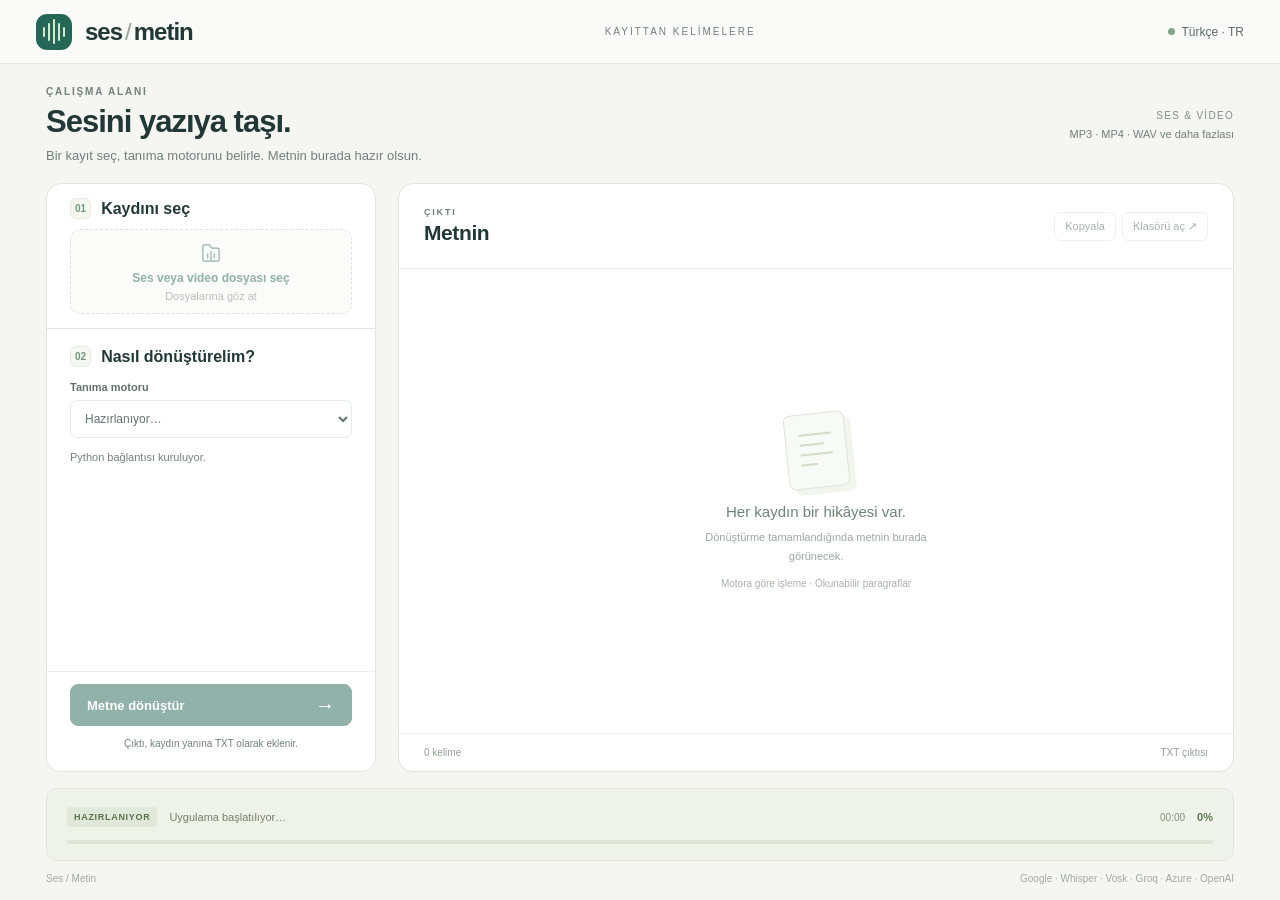
<file: web_ui/index.html>
<!doctype html>
<html lang="tr">
<head>
  <meta charset="utf-8">
  <meta name="viewport" content="width=device-width, initial-scale=1">
  <meta http-equiv="Content-Security-Policy" content="default-src 'self'; script-src 'self' 'unsafe-eval'; style-src 'self' 'unsafe-inline'; img-src 'self' data:; connect-src 'self'">
  <title>Ses / Metin</title>
  <link rel="stylesheet" href="styles.css">
  <script src="app.js" defer></script>
</head>
<body>
  <header class="topbar">
    <a class="brand" href="#" aria-label="Ses Metin ana ekran">
      <span class="brand-icon" aria-hidden="true"><i></i><i></i><i></i><i></i><i></i></span>
      <span>ses<span class="brand-slash">/</span>metin</span>
    </a>
    <span class="top-label">KAYITTAN KELİMELERE</span>
    <span class="language"><span class="dot"></span> Türkçe · TR</span>
  </header>

  <main>
    <section class="intro">
      <div><p class="eyebrow">ÇALIŞMA ALANI</p><h1>Sesini yazıya taşı.</h1>
        <p class="subtitle">Bir kayıt seç, tanıma motorunu belirle. Metnin burada hazır olsun.</p></div>
      <span class="format-note">SES & VİDEO<span>MP3 · MP4 · WAV ve daha fazlası</span></span>
    </section>

    <div class="workspace">
      <aside class="setup-panel">
        <section class="section file-section">
          <h2><span class="step">01</span> Kaydını seç</h2>
          <button id="choose-file" class="file-picker" disabled>
            <svg width="32" height="32" viewBox="0 0 32 32" fill="none" aria-hidden="true"><path d="M6 8a2 2 0 0 1 2-2h6l3 4h7a2 2 0 0 1 2 2v12a2 2 0 0 1-2 2H8a2 2 0 0 1-2-2V8Z" stroke="currentColor" stroke-width="1.5"/><path d="M12 17v5m4-8v11m4-8v5" stroke="currentColor" stroke-width="1.5" stroke-linecap="round"/></svg>
            <strong id="file-name">Ses veya video dosyası seç</strong>
            <span id="file-meta">Dosyalarına göz at</span>
          </button>
          <p id="file-path" class="file-path" hidden></p>
        </section>

        <section class="section settings-section">
          <h2><span class="step">02</span> Nasıl dönüştürelim?</h2>
          <fieldset id="settings" disabled>
            <label for="engine">Tanıma motoru</label>
            <select id="engine"><option>Hazırlanıyor…</option></select>
            <div id="engine-description" class="engine-note">Python bağlantısı kuruluyor.</div>
            <div id="model-row" class="field" hidden><label for="model">Model</label><select id="model"></select></div>
            <div id="device-row" class="field" hidden><label for="device">Çalışacağı aygıt</label><select id="device"><option value="cpu">CPU · İşlemci</option><option value="cuda">NVIDIA GPU · CUDA</option></select><small>GPU için uyumlu CUDA kurulumu gerekir.</small></div>
            <div id="key-row" class="field" hidden><label for="api-key">API anahtarı</label><input id="api-key" type="password" autocomplete="off" spellcheck="false"><small id="key-hint"></small></div>
            <div id="region-row" class="field" hidden><label for="region">Azure bölgesi</label><input id="region" placeholder="Örn. westeurope" autocomplete="off"><small>Veya AZURE_SPEECH_REGION ortam değişkeni.</small></div>
            <div id="path-row" class="field" hidden><label for="model-path">Türkçe Vosk model klasörü</label><div class="input-action"><input id="model-path" placeholder="Açılmış model klasörü"><button id="choose-model" class="small-button" type="button">Seç</button></div><small>Veya VOSK_MODEL_PATH ortam değişkeni.</small></div>
          </fieldset>
        </section>

        <div class="start-area"><button id="start" class="primary-button" disabled>Metne dönüştür <span aria-hidden="true">→</span></button>
          <p>Çıktı, kaydın yanına TXT olarak eklenir.</p></div>
      </aside>

      <section class="result-panel" aria-labelledby="result-heading">
        <div class="result-header"><div><p class="eyebrow">ÇIKTI</p><h2 id="result-heading">Metnin</h2></div>
          <div class="result-actions"><button id="copy" class="small-button" disabled>Kopyala</button><button id="open-folder" class="small-button" disabled>Klasörü aç ↗</button></div>
        </div>
        <div class="transcript-area">
          <div id="empty-state" class="empty-state"><div class="paper-icon" aria-hidden="true"><span></span><span></span><span></span><span></span></div><h3>Her kaydın bir hikâyesi var.</h3><p>Dönüştürme tamamlandığında metnin burada görünecek.</p><span>Motora göre işleme · Okunabilir paragraflar</span></div>
          <label for="transcript" class="sr-only">Dönüştürülen metin</label>
          <textarea id="transcript" readonly hidden spellcheck="false"></textarea>
        </div>
        <div id="errors" class="errors" hidden role="alert"></div>
        <div class="result-footer"><span id="word-count">0 kelime</span><span id="output-path" title="">TXT çıktısı</span></div>
      </section>
    </div>

    <section class="status-panel" aria-label="İşlem durumu">
      <div class="status-heading"><span id="status-badge" class="status-badge">HAZIRLANIYOR</span><p id="stage" role="status" aria-live="polite">Uygulama başlatılıyor…</p><span id="elapsed">00:00</span><strong id="percentage">0%</strong></div>
      <progress id="progress" max="100" value="0" aria-label="Dönüştürme ilerlemesi"></progress>
    </section>
    <footer class="page-footer"><span>Ses / Metin</span><span>Google · Whisper · Vosk · Groq · Azure · OpenAI</span></footer>
  </main>
  <div id="notice" class="notice" hidden role="alert"></div>
</body>
</html>
</file>
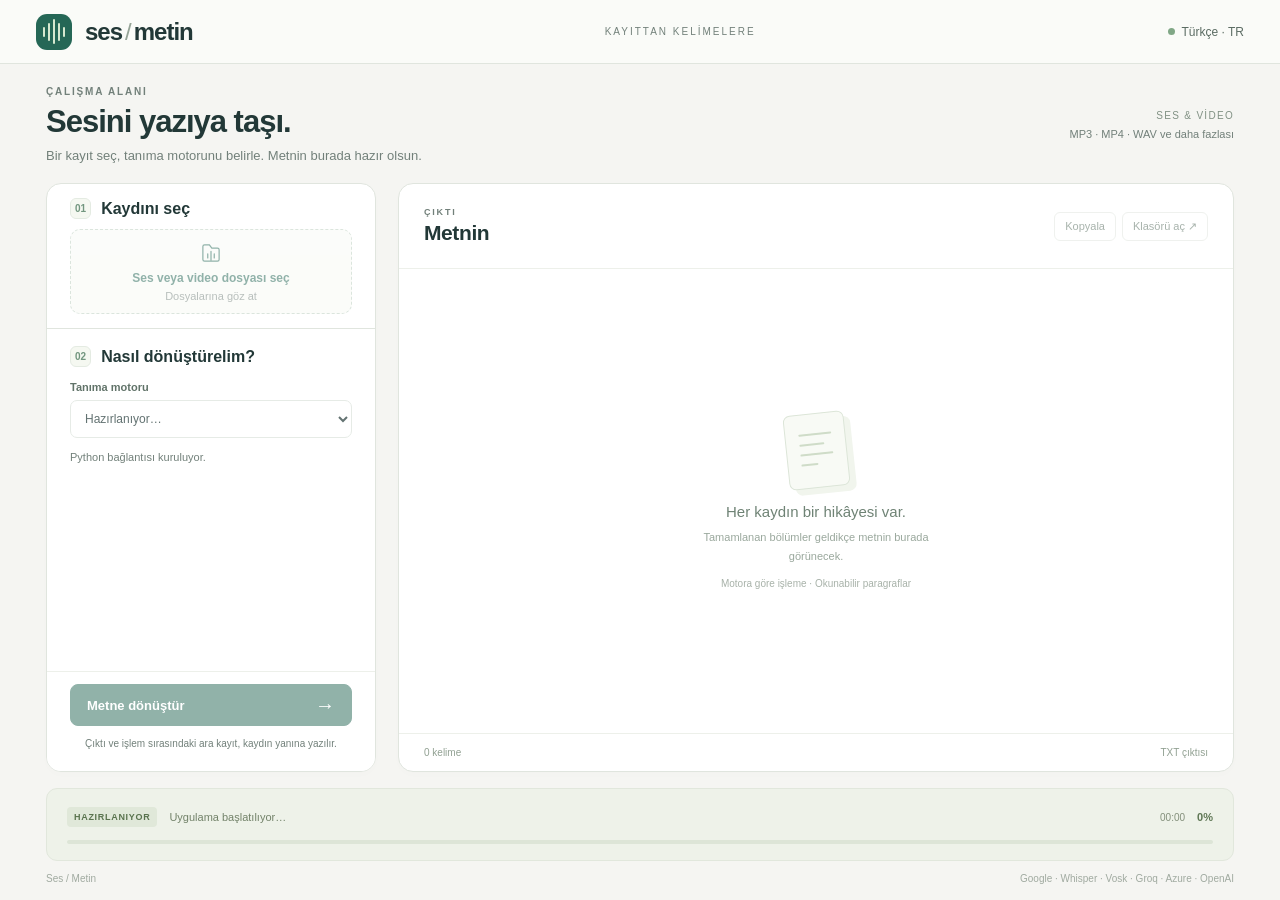
<file: desktop/web_ui/index.html>
<!doctype html>
<html lang="tr">
<head>
  <meta charset="utf-8">
  <meta name="viewport" content="width=device-width, initial-scale=1">
  <meta http-equiv="Content-Security-Policy" content="default-src 'self'; script-src 'self' 'unsafe-eval'; style-src 'self' 'unsafe-inline'; img-src 'self' data:; connect-src 'self'">
  <title>Ses / Metin</title>
  <link rel="stylesheet" href="styles.css">
  <script src="app.js" defer></script>
</head>
<body>
  <header class="topbar">
    <a class="brand" href="#" aria-label="Ses Metin ana ekran">
      <span class="brand-icon" aria-hidden="true"><i></i><i></i><i></i><i></i><i></i></span>
      <span>ses<span class="brand-slash">/</span>metin</span>
    </a>
    <span class="top-label">KAYITTAN KELİMELERE</span>
    <span class="language"><span class="dot"></span> Türkçe · TR</span>
  </header>

  <main>
    <section class="intro">
      <div><p class="eyebrow">ÇALIŞMA ALANI</p><h1>Sesini yazıya taşı.</h1>
        <p class="subtitle">Bir kayıt seç, tanıma motorunu belirle. Metnin burada hazır olsun.</p></div>
      <span class="format-note">SES & VİDEO<span>MP3 · MP4 · WAV ve daha fazlası</span></span>
    </section>

    <div class="workspace">
      <aside class="setup-panel">
        <section class="section file-section">
          <h2><span class="step">01</span> Kaydını seç</h2>
          <button id="choose-file" class="file-picker" disabled>
            <svg width="32" height="32" viewBox="0 0 32 32" fill="none" aria-hidden="true"><path d="M6 8a2 2 0 0 1 2-2h6l3 4h7a2 2 0 0 1 2 2v12a2 2 0 0 1-2 2H8a2 2 0 0 1-2-2V8Z" stroke="currentColor" stroke-width="1.5"/><path d="M12 17v5m4-8v11m4-8v5" stroke="currentColor" stroke-width="1.5" stroke-linecap="round"/></svg>
            <strong id="file-name">Ses veya video dosyası seç</strong>
            <span id="file-meta">Dosyalarına göz at</span>
          </button>
          <p id="file-path" class="file-path" hidden></p>
        </section>

        <section class="section settings-section">
          <h2><span class="step">02</span> Nasıl dönüştürelim?</h2>
          <fieldset id="settings" disabled>
            <label for="engine">Tanıma motoru</label>
            <select id="engine"><option>Hazırlanıyor…</option></select>
            <div id="engine-description" class="engine-note">Python bağlantısı kuruluyor.</div>
            <div id="model-row" class="field" hidden><label for="model">Model</label><select id="model"></select></div>
            <div id="device-row" class="field" hidden><label for="device">Çalışacağı aygıt</label><select id="device"><option value="cpu">CPU · İşlemci</option><option value="cuda">NVIDIA GPU · CUDA</option></select><small>GPU için uyumlu CUDA kurulumu gerekir.</small></div>
            <details id="performance-settings" class="performance-settings" hidden>
              <summary>Hız ve bellek ayarları</summary>
              <div id="threads-row" class="field"><label for="cpu-threads">CPU işlem parçacığı</label><select id="cpu-threads"><option value="auto">Otomatik</option></select><small>Daha yüksek sayı her zaman daha hızlı değildir. Aynı kısa kayıtla karşılaştırın.</small></div>
              <div id="gpu-compute-row" class="field" hidden><label for="gpu-compute">GPU bellek kullanımı</label><select id="gpu-compute"><option value="int8_float16">Daha az bellek · INT8 / FP16</option><option value="float16">Standart · FP16</option></select><small>Büyük modeller 4 GB belleğe sığmayabilir. Bellek hatasında daha küçük model seçin.</small></div>
              <p class="engine-note">Turbo, large-v3 için daha hızlı bir alternatiftir. Kalitesini kendi kaydınızla karşılaştırın; ilk kullanımda indirilir.</p>
            </details>
            <div id="key-row" class="field" hidden><label for="api-key">API anahtarı</label><input id="api-key" type="password" autocomplete="off" spellcheck="false"><small id="key-hint"></small></div>
            <div id="region-row" class="field" hidden><label for="region">Azure bölgesi</label><input id="region" placeholder="Örn. westeurope" autocomplete="off"><small>Veya AZURE_SPEECH_REGION ortam değişkeni.</small></div>
            <div id="path-row" class="field" hidden><label for="model-path">Türkçe Vosk model klasörü</label><div class="input-action"><input id="model-path" placeholder="Açılmış model klasörü"><button id="choose-model" class="small-button" type="button">Seç</button></div><small>Veya VOSK_MODEL_PATH ortam değişkeni.</small></div>
          </fieldset>
        </section>

        <div class="start-area"><button id="start" class="primary-button" disabled>Metne dönüştür <span aria-hidden="true">→</span></button>
          <p>Çıktı ve işlem sırasındaki ara kayıt, kaydın yanına yazılır.</p></div>
      </aside>

      <section class="result-panel" aria-labelledby="result-heading">
        <div class="result-header"><div><p class="eyebrow">ÇIKTI</p><h2 id="result-heading">Metnin</h2></div>
          <div class="result-actions"><button id="copy" class="small-button" disabled>Kopyala</button><button id="open-folder" class="small-button" disabled>Klasörü aç ↗</button></div>
        </div>
        <div class="transcript-area">
          <div id="empty-state" class="empty-state"><div class="paper-icon" aria-hidden="true"><span></span><span></span><span></span><span></span></div><h3>Her kaydın bir hikâyesi var.</h3><p>Tamamlanan bölümler geldikçe metnin burada görünecek.</p><span>Motora göre işleme · Okunabilir paragraflar</span></div>
          <label for="transcript" class="sr-only">Dönüştürülen metin</label>
          <textarea id="transcript" readonly hidden spellcheck="false"></textarea>
        </div>
        <div id="errors" class="errors" hidden role="alert"></div>
        <div class="result-footer"><span id="word-count">0 kelime</span><span id="output-path" title="">TXT çıktısı</span></div>
      </section>
    </div>

    <section class="status-panel" aria-label="İşlem durumu">
      <div class="status-heading"><span id="status-badge" class="status-badge">HAZIRLANIYOR</span><p id="stage" role="status" aria-live="polite">Uygulama başlatılıyor…</p><span id="elapsed">00:00</span><strong id="percentage">0%</strong><button id="cancel" class="small-button cancel-button" hidden disabled>İptal et</button></div>
      <progress id="progress" max="100" value="0" aria-label="Dönüştürme ilerlemesi"></progress>
      <div id="job-metrics" class="job-metrics" hidden><span id="audio-time"></span><span id="remaining"></span><span id="speed"></span><span id="last-update"></span></div>
      <p id="progress-note" class="progress-note" hidden></p>
    </section>
    <footer class="page-footer"><span>Ses / Metin</span><span>Google · Whisper · Vosk · Groq · Azure · OpenAI</span></footer>
  </main>
  <div id="notice" class="notice" hidden role="alert"></div>
</body>
</html>
</file>
<file: web_ui/styles.css>
:root {
  color-scheme:light;
  --ink:#223837;
  --muted:#72807a;
  --line:#e0e5de;
  --accent:#256756;
  --paper:#fff;
  --background:#f5f5f2;
  font-family:"Segoe UI",sans-serif;
  font-size:14px;
}

* {
  box-sizing:border-box;
}

body {
  margin:0;
  background:var(--background);
  color:var(--ink);
}

button,input,select,textarea {
  font:inherit;
}

button {
  cursor:pointer;
}

button:disabled {
  cursor:default;
  opacity:.5;
}

button,input,select {
  transition:border-color .15s,background .15s;
}

button:focus-visible,a:focus-visible {
  outline:3px solid #91baa5;
  outline-offset:3px;
}

input:focus,select:focus,textarea:focus {
  outline:2px solid #91baa5;
  outline-offset:1px;
}

button:hover:enabled {
  border-color:#789b8d;
}

[hidden] {
  display:none!important;
}

.topbar {
  height:74px;
  display:flex;
  align-items:center;
  justify-content:space-between;
  padding:0 36px;
  border-bottom:1px solid var(--line);
  background:#fafbf8;
}

.brand {
  display:flex;
  align-items:center;
  gap:13px;
  color:var(--ink);
  font-size:24px;
  font-weight:650;
  letter-spacing:-1px;
  text-decoration:none;
}

.brand-slash {
  color:#95a497;
  padding:0 3px;
  font-weight:300;
}

.brand-icon {
  width:36px;
  height:36px;
  border-radius:11px;
  background:var(--accent);
  display:flex;
  align-items:center;
  justify-content:center;
  gap:3px;
}

.brand-icon i {
  width:2px;
  border-radius:2px;
  background:#d6e8cf;
  height:10px;
}

.brand-icon i:nth-child(2),.brand-icon i:nth-child(4) {
  height:18px;
}

.brand-icon i:nth-child(3) {
  height:25px;
}

.top-label {
  font-size:10px;
  letter-spacing:2px;
  color:var(--muted);
}

.language {
  font-size:12px;
  color:#5b6c63;
  display:flex;
  align-items:center;
  gap:7px;
}

.dot {
  height:7px;
  width:7px;
  border-radius:50%;
  background:#80a786;
}

main {
  max-width:1260px;
  margin:auto;
  padding:28px 36px 16px;
}

.intro {
  display:flex;
  align-items:center;
  justify-content:space-between;
  gap:20px;
  margin-bottom:26px;
}

.eyebrow {
  font-size:10px;
  letter-spacing:1.8px;
  font-weight:650;
  color:var(--muted);
  margin:0 0 7px;
}

h1 {
  font-size:31px;
  letter-spacing:-1px;
  font-weight:600;
  margin:0 0 8px;
}

h2 {
  font-size:16px;
  font-weight:600;
  margin:0;
}

.subtitle {
  margin:0;
  color:var(--muted);
  font-size:13px;
}

.format-note {
  text-align:right;
  font-size:10px;
  letter-spacing:1.3px;
  color:#819184;
  white-space:nowrap;
}

.format-note span {
  display:block;
  letter-spacing:0;
  font-size:11px;
  margin-top:7px;
  color:var(--muted);
}

.workspace {
  display:grid;
  grid-template-columns:330px minmax(0,1fr);
  gap:22px;
  align-items:stretch;
}

.setup-panel,.result-panel {
  background:var(--paper);
  border:1px solid var(--line);
  border-radius:15px;
  overflow:hidden;
  box-shadow:0 3px 8px #263b2a03;
}

.section {
  padding:21px 23px;
}

.section h2 {
  display:flex;
  gap:10px;
  align-items:center;
  margin-bottom:18px;
}

.step {
  font-size:10px;
  color:#72967f;
  border:1px solid #e4ebe2;
  background:#f5f8f1;
  border-radius:6px;
  padding:4px;
}

.file-section {
  border-bottom:1px solid var(--line);
}

.file-picker {
  width:100%;
  min-height:133px;
  padding:18px 12px;
  border:1px dashed #b8ccbc;
  border-radius:10px;
  background:#f8faf5;
  color:var(--accent);
  display:flex;
  align-items:center;
  flex-direction:column;
  gap:9px;
}

.file-picker:hover:enabled {
  background:#f0f6e9;
}

.file-picker strong {
  max-width:100%;
  overflow:hidden;
  text-overflow:ellipsis;
  white-space:nowrap;
  font-size:12px;
  font-weight:600;
}

.file-picker span {
  color:var(--muted);
  font-size:11px;
}

.file-picker.has-file {
  border-style:solid;
  background:#f1f7ed;
}

.file-path {
  font-size:10px;
  color:var(--muted);
  white-space:nowrap;
  overflow:hidden;
  text-overflow:ellipsis;
  margin:8px 0 0;
}

fieldset {
  border:0;
  padding:0;
  margin:0;
  min-width:0;
}

label {
  font-size:11px;
  font-weight:600;
  display:block;
  margin-bottom:7px;
  color:#617369;
}

select,input {
  width:100%;
  min-height:38px;
  border:1px solid #dce3dc;
  border-radius:7px;
  background:#fff;
  padding:8px 10px;
  color:var(--ink);
  font-size:12px;
}

select {
  cursor:pointer;
}

input::placeholder {
  color:#9aa59f;
}

.engine-note {
  font-size:11px;
  line-height:1.6;
  color:var(--muted);
  padding-top:11px;
}

.field {
  margin-top:14px;
}

.field small {
  display:block;
  font-size:10px;
  color:var(--muted);
  line-height:1.5;
  margin-top:6px;
}

.input-action {
  display:flex;
  gap:7px;
  align-items:center;
}

.input-action input {
  min-width:0;
}

.start-area {
  padding:0 23px 20px;
}

.primary-button {
  display:flex;
  align-items:center;
  justify-content:space-between;
  width:100%;
  border:1px solid var(--accent);
  border-radius:8px;
  background:var(--accent);
  color:#fff;
  padding:12px 16px;
  font-size:13px;
  font-weight:600;
}

.primary-button:hover:enabled {
  background:#1e5548;
}

.primary-button span {
  font-size:20px;
  line-height:16px;
}

.start-area p {
  font-size:10px;
  color:var(--muted);
  line-height:1.5;
  margin:10px 0 0;
  text-align:center;
}

.result-panel {
  display:flex;
  flex-direction:column;
  min-height:448px;
}

.result-header {
  display:flex;
  align-items:center;
  justify-content:space-between;
  gap:15px;
  padding:23px 25px;
  border-bottom:1px solid #edf0ea;
}

.result-header h2 {
  font-size:21px;
  letter-spacing:-.4px;
}

.result-header .eyebrow {
  font-size:9px;
  margin-bottom:4px;
}

.result-actions {
  display:flex;
  gap:6px;
}

.small-button {
  border:1px solid var(--line);
  border-radius:6px;
  background:#fff;
  padding:7px 10px;
  color:#53695b;
  white-space:nowrap;
  font-size:11px;
}

.transcript-area {
  flex:1;
  min-height:295px;
  display:flex;
  position:relative;
}

.empty-state {
  display:flex;
  flex:1;
  align-items:center;
  justify-content:center;
  flex-direction:column;
  padding:35px 20px;
  text-align:center;
}

.empty-state h3 {
  font-size:15px;
  font-weight:500;
  margin:22px 0 8px;
  color:#6f8375;
}

.empty-state p {
  font-size:11px;
  color:#9aa89d;
  line-height:1.7;
  max-width:240px;
  margin:0;
}

.empty-state>span {
  font-size:10px;
  color:#a8b2a9;
  margin-top:22px;
}

.paper-icon {
  width:61px;
  height:75px;
  border:1px solid #dce5d8;
  border-radius:7px;
  background:#f8faf5;
  transform:rotate(-6deg);
  padding:19px 13px;
  box-shadow:6px 6px 0 #f1f5ed;
}

.paper-icon span {
  display:block;
  height:2px;
  background:#cfdcc8;
  margin-bottom:8px;
  border-radius:2px;
}

.paper-icon span:nth-child(2) {
  width:77%;
}

.paper-icon span:nth-child(4) {
  width:50%;
}

#transcript {
  position:absolute;
  inset:0;
  width:100%;
  height:100%;
  resize:none;
  border:0;
  padding:25px;
  line-height:1.85;
  font-size:14px;
  color:#394d41;
  background:transparent;
  white-space:pre-wrap;
}

.result-footer {
  display:flex;
  justify-content:space-between;
  gap:12px;
  border-top:1px solid #edf0ea;
  padding:13px 25px;
  color:#91a092;
  font-size:10px;
}

#output-path {
  white-space:nowrap;
  text-overflow:ellipsis;
  overflow:hidden;
  text-align:right;
  max-width:75%;
}

.errors {
  margin:0 20px 15px;
  padding:12px;
  background:#fff5e8;
  border:1px solid #f2dfc6;
  color:#8c5c27;
  font-size:11px;
  line-height:1.6;
  border-radius:7px;
  max-height:130px;
  overflow:auto;
  white-space:pre-wrap;
}

.status-panel {
  padding:18px 20px 16px;
  background:#eef2e9;
  border:1px solid #e1e7dc;
  border-radius:11px;
  margin-top:22px;
}

.status-heading {
  display:flex;
  gap:12px;
  align-items:center;
  margin-bottom:13px;
}

.status-badge {
  font-size:9px;
  letter-spacing:.7px;
  font-weight:700;
  padding:5px 7px;
  background:#e0e8d9;
  border-radius:4px;
  color:#59734e;
  white-space:nowrap;
}

.status-badge.running {
  background:#d4e7d9;
  color:#256756;
}

.status-badge.error,.status-badge.failed {
  background:#f3ddd6;
  color:#965941;
}

.status-badge.partial {
  background:#f4e5c6;
  color:#987033;
}

.status-heading p {
  flex:1;
  font-size:11px;
  margin:0;
  color:#728269;
  line-height:1.5;
}

#elapsed {
  font-size:10px;
  color:#84907c;
  font-variant-numeric:tabular-nums;
}

#percentage {
  font-size:11px;
  color:#5f7755;
  font-variant-numeric:tabular-nums;
}

progress {
  display:block;
  width:100%;
  height:4px;
  border:0;
  border-radius:4px;
  overflow:hidden;
  background:#dde5d7;
}

progress::-webkit-progress-bar {
  background:#dde5d7;
}

progress::-webkit-progress-value {
  background:#648b60;
  border-radius:4px;
  transition:width .25s;
}

.page-footer {
  display:flex;
  justify-content:space-between;
  margin-top:17px;
  color:#a0aaa0;
  font-size:10px;
}

.notice {
  position:fixed;
  bottom:22px;
  left:50%;
  transform:translateX(-50%);
  background:#263b32;
  color:#fff;
  padding:13px 20px;
  box-shadow:0 4px 20px #172a2833;
  border-radius:9px;
  font-size:12px;
  max-width:80%;
  z-index:20;
}

.sr-only {
  position:absolute;
  width:1px;
  height:1px;
  padding:0;
  margin:-1px;
  overflow:hidden;
  clip:rect(0,0,0,0);
  white-space:nowrap;
  border:0;
}

@media(max-width:950px) {
  main {
    padding:24px;
  }
  .topbar {
    padding:0 24px;
  }
  .workspace {
    grid-template-columns:300px minmax(0,1fr);
    gap:16px;
  }
  .section {
    padding:19px;
  }
  .start-area {
    padding:0 19px 19px;
  }
  .format-note,.top-label {
    display:none;
  }
  .result-header {
    padding:20px 17px;
  }
  .result-actions {
    gap:4px;
  }
  .small-button {
    padding:7px 8px;
  }
}

@media(max-width:700px) {
  .workspace {
    grid-template-columns:1fr;
  }
  .result-panel {
    min-height:420px;
  }
  .status-heading {
    flex-wrap:wrap;
  }
  .status-heading p {
    min-width:60%;
  }
  h1 {
    font-size:27px;
  }
  .page-footer span:last-child {
    display:none;
  }
}

@media(prefers-reduced-motion:reduce) {
  * {
    transition:none!important;
  }
}

/* Keep job controls and progress visible while model settings can scroll. */
body {
  height: 100vh;
  overflow: hidden;
}

.topbar {
  height: 64px;
}

main {
  height: calc(100vh - 64px);
  display: flex;
  flex-direction: column;
  padding-top: 22px;
}

.intro {
  flex-shrink: 0;
  margin-bottom: 20px;
}

.workspace {
  flex: 1;
  min-height: 0;
}

.setup-panel {
  display: flex;
  flex-direction: column;
}

.file-section {
  flex-shrink: 0;
  padding: 14px 23px;
}

.file-section h2 {
  margin-bottom: 10px;
}

.file-picker {
  min-height: 85px;
  padding: 10px;
  gap: 5px;
}

.file-picker svg {
  width: 26px;
  height: 26px;
}

.settings-section {
  flex: 1;
  min-height: 0;
  overflow-y: auto;
  padding: 17px 23px;
}

.settings-section h2 {
  margin-bottom: 14px;
}

.start-area {
  flex-shrink: 0;
  padding-top: 12px;
  background: white;
  border-top: 1px solid #edf0ea;
}

.result-panel {
  min-height: 0;
}

.transcript-area {
  min-height: 0;
}

.result-header, .result-footer {
  flex-shrink: 0;
}

.empty-state {
  padding: 14px;
  overflow: auto;
}

.empty-state h3 {
  margin-top: 15px;
}

.empty-state > span {
  margin-top: 13px;
}

.status-panel {
  flex-shrink: 0;
  margin-top: 16px;
}

.page-footer {
  flex-shrink: 0;
  margin-top: 12px;
}

@media (max-height: 700px) {
  .intro .subtitle, .format-note, .page-footer {
    display: none;
  }
  .intro h1 {
    font-size: 24px;
    margin-bottom: 0;
  }
  .intro {
    margin-bottom: 14px;
  }
  .file-picker {
    min-height: 76px;
  }
  .file-picker svg {
    display: none;
  }
  .section {
    padding: 14px 17px;
  }
  .start-area {
    padding: 12px 17px;
  }
  .empty-state .paper-icon {
    display: none;
  }
}

@media (max-width: 700px) {
  body {
    height: auto;
    overflow: auto;
  }
  main {
    height: auto;
  }
  .workspace {
    display: grid;
  }
  .setup-panel {
    display: block;
  }
  .settings-section {
    overflow: visible;
  }
  .result-panel {
    min-height: 380px;
  }
  .transcript-area {
    min-height: 230px;
  }
}
</file>
<file: desktop/web_ui/styles.css>
:root {
  color-scheme:light;
  --ink:#223837;
  --muted:#72807a;
  --line:#e0e5de;
  --accent:#256756;
  --paper:#fff;
  --background:#f5f5f2;
  font-family:"Segoe UI",sans-serif;
  font-size:14px;
}

* {
  box-sizing:border-box;
}

body {
  margin:0;
  background:var(--background);
  color:var(--ink);
}

button,input,select,textarea {
  font:inherit;
}

button {
  cursor:pointer;
}

button:disabled {
  cursor:default;
  opacity:.5;
}

button,input,select {
  transition:border-color .15s,background .15s;
}

button:focus-visible,a:focus-visible {
  outline:3px solid #91baa5;
  outline-offset:3px;
}

input:focus,select:focus,textarea:focus {
  outline:2px solid #91baa5;
  outline-offset:1px;
}

button:hover:enabled {
  border-color:#789b8d;
}

[hidden] {
  display:none!important;
}

.topbar {
  height:74px;
  display:flex;
  align-items:center;
  justify-content:space-between;
  padding:0 36px;
  border-bottom:1px solid var(--line);
  background:#fafbf8;
}

.brand {
  display:flex;
  align-items:center;
  gap:13px;
  color:var(--ink);
  font-size:24px;
  font-weight:650;
  letter-spacing:-1px;
  text-decoration:none;
}

.brand-slash {
  color:#95a497;
  padding:0 3px;
  font-weight:300;
}

.brand-icon {
  width:36px;
  height:36px;
  border-radius:11px;
  background:var(--accent);
  display:flex;
  align-items:center;
  justify-content:center;
  gap:3px;
}

.brand-icon i {
  width:2px;
  border-radius:2px;
  background:#d6e8cf;
  height:10px;
}

.brand-icon i:nth-child(2),.brand-icon i:nth-child(4) {
  height:18px;
}

.brand-icon i:nth-child(3) {
  height:25px;
}

.top-label {
  font-size:10px;
  letter-spacing:2px;
  color:var(--muted);
}

.language {
  font-size:12px;
  color:#5b6c63;
  display:flex;
  align-items:center;
  gap:7px;
}

.dot {
  height:7px;
  width:7px;
  border-radius:50%;
  background:#80a786;
}

main {
  max-width:1260px;
  margin:auto;
  padding:28px 36px 16px;
}

.intro {
  display:flex;
  align-items:center;
  justify-content:space-between;
  gap:20px;
  margin-bottom:26px;
}

.eyebrow {
  font-size:10px;
  letter-spacing:1.8px;
  font-weight:650;
  color:var(--muted);
  margin:0 0 7px;
}

h1 {
  font-size:31px;
  letter-spacing:-1px;
  font-weight:600;
  margin:0 0 8px;
}

h2 {
  font-size:16px;
  font-weight:600;
  margin:0;
}

.subtitle {
  margin:0;
  color:var(--muted);
  font-size:13px;
}

.format-note {
  text-align:right;
  font-size:10px;
  letter-spacing:1.3px;
  color:#819184;
  white-space:nowrap;
}

.format-note span {
  display:block;
  letter-spacing:0;
  font-size:11px;
  margin-top:7px;
  color:var(--muted);
}

.workspace {
  display:grid;
  grid-template-columns:330px minmax(0,1fr);
  gap:22px;
  align-items:stretch;
}

.setup-panel,.result-panel {
  background:var(--paper);
  border:1px solid var(--line);
  border-radius:15px;
  overflow:hidden;
  box-shadow:0 3px 8px #263b2a03;
}

.section {
  padding:21px 23px;
}

.section h2 {
  display:flex;
  gap:10px;
  align-items:center;
  margin-bottom:18px;
}

.step {
  font-size:10px;
  color:#72967f;
  border:1px solid #e4ebe2;
  background:#f5f8f1;
  border-radius:6px;
  padding:4px;
}

.file-section {
  border-bottom:1px solid var(--line);
}

.file-picker {
  width:100%;
  min-height:133px;
  padding:18px 12px;
  border:1px dashed #b8ccbc;
  border-radius:10px;
  background:#f8faf5;
  color:var(--accent);
  display:flex;
  align-items:center;
  flex-direction:column;
  gap:9px;
}

.file-picker:hover:enabled {
  background:#f0f6e9;
}

.file-picker strong {
  max-width:100%;
  overflow:hidden;
  text-overflow:ellipsis;
  white-space:nowrap;
  font-size:12px;
  font-weight:600;
}

.file-picker span {
  color:var(--muted);
  font-size:11px;
}

.file-picker.has-file {
  border-style:solid;
  background:#f1f7ed;
}

.file-path {
  font-size:10px;
  color:var(--muted);
  white-space:nowrap;
  overflow:hidden;
  text-overflow:ellipsis;
  margin:8px 0 0;
}

fieldset {
  border:0;
  padding:0;
  margin:0;
  min-width:0;
}

label {
  font-size:11px;
  font-weight:600;
  display:block;
  margin-bottom:7px;
  color:#617369;
}

select,input {
  width:100%;
  min-height:38px;
  border:1px solid #dce3dc;
  border-radius:7px;
  background:#fff;
  padding:8px 10px;
  color:var(--ink);
  font-size:12px;
}

select {
  cursor:pointer;
}

input::placeholder {
  color:#9aa59f;
}

.engine-note {
  font-size:11px;
  line-height:1.6;
  color:var(--muted);
  padding-top:11px;
}

.field {
  margin-top:14px;
}

.field small {
  display:block;
  font-size:10px;
  color:var(--muted);
  line-height:1.5;
  margin-top:6px;
}

.input-action {
  display:flex;
  gap:7px;
  align-items:center;
}

.input-action input {
  min-width:0;
}

.start-area {
  padding:0 23px 20px;
}

.primary-button {
  display:flex;
  align-items:center;
  justify-content:space-between;
  width:100%;
  border:1px solid var(--accent);
  border-radius:8px;
  background:var(--accent);
  color:#fff;
  padding:12px 16px;
  font-size:13px;
  font-weight:600;
}

.primary-button:hover:enabled {
  background:#1e5548;
}

.primary-button span {
  font-size:20px;
  line-height:16px;
}

.start-area p {
  font-size:10px;
  color:var(--muted);
  line-height:1.5;
  margin:10px 0 0;
  text-align:center;
}

.result-panel {
  display:flex;
  flex-direction:column;
  min-height:448px;
}

.result-header {
  display:flex;
  align-items:center;
  justify-content:space-between;
  gap:15px;
  padding:23px 25px;
  border-bottom:1px solid #edf0ea;
}

.result-header h2 {
  font-size:21px;
  letter-spacing:-.4px;
}

.result-header .eyebrow {
  font-size:9px;
  margin-bottom:4px;
}

.result-actions {
  display:flex;
  gap:6px;
}

.small-button {
  border:1px solid var(--line);
  border-radius:6px;
  background:#fff;
  padding:7px 10px;
  color:#53695b;
  white-space:nowrap;
  font-size:11px;
}

.transcript-area {
  flex:1;
  min-height:295px;
  display:flex;
  position:relative;
}

.empty-state {
  display:flex;
  flex:1;
  align-items:center;
  justify-content:center;
  flex-direction:column;
  padding:35px 20px;
  text-align:center;
}

.empty-state h3 {
  font-size:15px;
  font-weight:500;
  margin:22px 0 8px;
  color:#6f8375;
}

.empty-state p {
  font-size:11px;
  color:#9aa89d;
  line-height:1.7;
  max-width:240px;
  margin:0;
}

.empty-state>span {
  font-size:10px;
  color:#a8b2a9;
  margin-top:22px;
}

.paper-icon {
  width:61px;
  height:75px;
  border:1px solid #dce5d8;
  border-radius:7px;
  background:#f8faf5;
  transform:rotate(-6deg);
  padding:19px 13px;
  box-shadow:6px 6px 0 #f1f5ed;
}

.paper-icon span {
  display:block;
  height:2px;
  background:#cfdcc8;
  margin-bottom:8px;
  border-radius:2px;
}

.paper-icon span:nth-child(2) {
  width:77%;
}

.paper-icon span:nth-child(4) {
  width:50%;
}

#transcript {
  position:absolute;
  inset:0;
  width:100%;
  height:100%;
  resize:none;
  border:0;
  padding:25px;
  line-height:1.85;
  font-size:14px;
  color:#394d41;
  background:transparent;
  white-space:pre-wrap;
}

.result-footer {
  display:flex;
  justify-content:space-between;
  gap:12px;
  border-top:1px solid #edf0ea;
  padding:13px 25px;
  color:#91a092;
  font-size:10px;
}

#output-path {
  white-space:nowrap;
  text-overflow:ellipsis;
  overflow:hidden;
  text-align:right;
  max-width:75%;
}

.errors {
  margin:0 20px 15px;
  padding:12px;
  background:#fff5e8;
  border:1px solid #f2dfc6;
  color:#8c5c27;
  font-size:11px;
  line-height:1.6;
  border-radius:7px;
  max-height:130px;
  overflow:auto;
  white-space:pre-wrap;
}

.status-panel {
  padding:18px 20px 16px;
  background:#eef2e9;
  border:1px solid #e1e7dc;
  border-radius:11px;
  margin-top:22px;
}

.status-heading {
  display:flex;
  flex-wrap:wrap;
  gap:12px;
  align-items:center;
  margin-bottom:13px;
}

.status-badge {
  font-size:9px;
  letter-spacing:.7px;
  font-weight:700;
  padding:5px 7px;
  background:#e0e8d9;
  border-radius:4px;
  color:#59734e;
  white-space:nowrap;
}

.status-badge.running {
  background:#d4e7d9;
  color:#256756;
}

.status-badge.error,.status-badge.failed {
  background:#f3ddd6;
  color:#965941;
}

.status-badge.partial {
  background:#f4e5c6;
  color:#987033;
}

.status-badge.cancelled,.status-badge.cancelling {
  background:#f4e5c6;
  color:#81632d;
}

.performance-settings {
  margin-top:14px;
  font-size:11px;
  color:var(--muted);
}

.performance-settings summary {
  cursor:pointer;
  color:var(--accent);
  padding:4px 0;
}

.job-metrics {
  display:flex;
  flex-wrap:wrap;
  gap:8px 22px;
  margin-top:12px;
  color:#617369;
  font-size:11px;
  font-variant-numeric:tabular-nums;
}

.progress-note {
  color:#81632d;
  font-size:11px;
  line-height:1.6;
  margin:12px 0 0;
}

.cancel-button {
  border-color:#d5b8a7;
  color:#8b5134;
}

.status-heading p {
  flex:1;
  font-size:11px;
  margin:0;
  color:#728269;
  line-height:1.5;
}

#elapsed {
  font-size:10px;
  color:#84907c;
  font-variant-numeric:tabular-nums;
}

#percentage {
  font-size:11px;
  color:#5f7755;
  font-variant-numeric:tabular-nums;
}

progress {
  display:block;
  width:100%;
  height:4px;
  border:0;
  border-radius:4px;
  overflow:hidden;
  background:#dde5d7;
}

progress::-webkit-progress-bar {
  background:#dde5d7;
}

progress::-webkit-progress-value {
  background:#648b60;
  border-radius:4px;
  transition:width .25s;
}

.page-footer {
  display:flex;
  justify-content:space-between;
  margin-top:17px;
  color:#a0aaa0;
  font-size:10px;
}

.notice {
  position:fixed;
  bottom:22px;
  left:50%;
  transform:translateX(-50%);
  background:#263b32;
  color:#fff;
  padding:13px 20px;
  box-shadow:0 4px 20px #172a2833;
  border-radius:9px;
  font-size:12px;
  max-width:80%;
  z-index:20;
}

.sr-only {
  position:absolute;
  width:1px;
  height:1px;
  padding:0;
  margin:-1px;
  overflow:hidden;
  clip:rect(0,0,0,0);
  white-space:nowrap;
  border:0;
}

@media(max-width:950px) {
  main {
    padding:24px;
  }
  .topbar {
    padding:0 24px;
  }
  .workspace {
    grid-template-columns:300px minmax(0,1fr);
    gap:16px;
  }
  .section {
    padding:19px;
  }
  .start-area {
    padding:0 19px 19px;
  }
  .format-note,.top-label {
    display:none;
  }
  .result-header {
    padding:20px 17px;
  }
  .result-actions {
    gap:4px;
  }
  .small-button {
    padding:7px 8px;
  }
}

@media(max-width:700px) {
  .workspace {
    grid-template-columns:1fr;
  }
  .result-panel {
    min-height:420px;
  }
  .status-heading {
    flex-wrap:wrap;
  }
  .status-heading p {
    min-width:60%;
  }
  h1 {
    font-size:27px;
  }
  .page-footer span:last-child {
    display:none;
  }
}

@media(prefers-reduced-motion:reduce) {
  * {
    transition:none!important;
  }
}

/* Keep job controls and progress visible while model settings can scroll. */
body {
  height: 100vh;
  overflow: hidden;
}

.topbar {
  height: 64px;
}

main {
  height: calc(100vh - 64px);
  display: flex;
  flex-direction: column;
  padding-top: 22px;
}

.intro {
  flex-shrink: 0;
  margin-bottom: 20px;
}

.workspace {
  flex: 1;
  min-height: 0;
}

.setup-panel {
  display: flex;
  flex-direction: column;
}

.file-section {
  flex-shrink: 0;
  padding: 14px 23px;
}

.file-section h2 {
  margin-bottom: 10px;
}

.file-picker {
  min-height: 85px;
  padding: 10px;
  gap: 5px;
}

.file-picker svg {
  width: 26px;
  height: 26px;
}

.settings-section {
  flex: 1;
  min-height: 0;
  overflow-y: auto;
  padding: 17px 23px;
}

.settings-section h2 {
  margin-bottom: 14px;
}

.start-area {
  flex-shrink: 0;
  padding-top: 12px;
  background: white;
  border-top: 1px solid #edf0ea;
}

.result-panel {
  min-height: 0;
}

.transcript-area {
  min-height: 0;
}

.result-header, .result-footer {
  flex-shrink: 0;
}

.empty-state {
  padding: 14px;
  overflow: auto;
}

.empty-state h3 {
  margin-top: 15px;
}

.empty-state > span {
  margin-top: 13px;
}

.status-panel {
  flex-shrink: 0;
  margin-top: 16px;
}

.page-footer {
  flex-shrink: 0;
  margin-top: 12px;
}

@media (max-height: 700px) {
  .intro .subtitle, .intro .eyebrow, .format-note, .page-footer {
    display: none;
  }
  .intro h1 {
    font-size: 24px;
    margin-bottom: 0;
  }
  .intro {
    margin-bottom: 14px;
  }
  .file-picker {
    min-height: 42px;
    padding: 8px;
  }
  .file-picker svg, .file-picker span {
    display: none;
  }
  .section {
    padding: 14px 17px;
  }
  .file-section {
    padding: 10px 17px;
  }
  .start-area {
    padding: 12px 17px;
  }
  .empty-state .paper-icon {
    display: none;
  }
}

@media (max-width: 700px) {
  body {
    height: auto;
    overflow: auto;
  }
  main {
    height: auto;
  }
  .workspace {
    display: grid;
  }
  .setup-panel {
    display: block;
  }
  .settings-section {
    overflow: visible;
  }
  .result-panel {
    min-height: 380px;
  }
  .transcript-area {
    min-height: 230px;
  }
}
</file>
